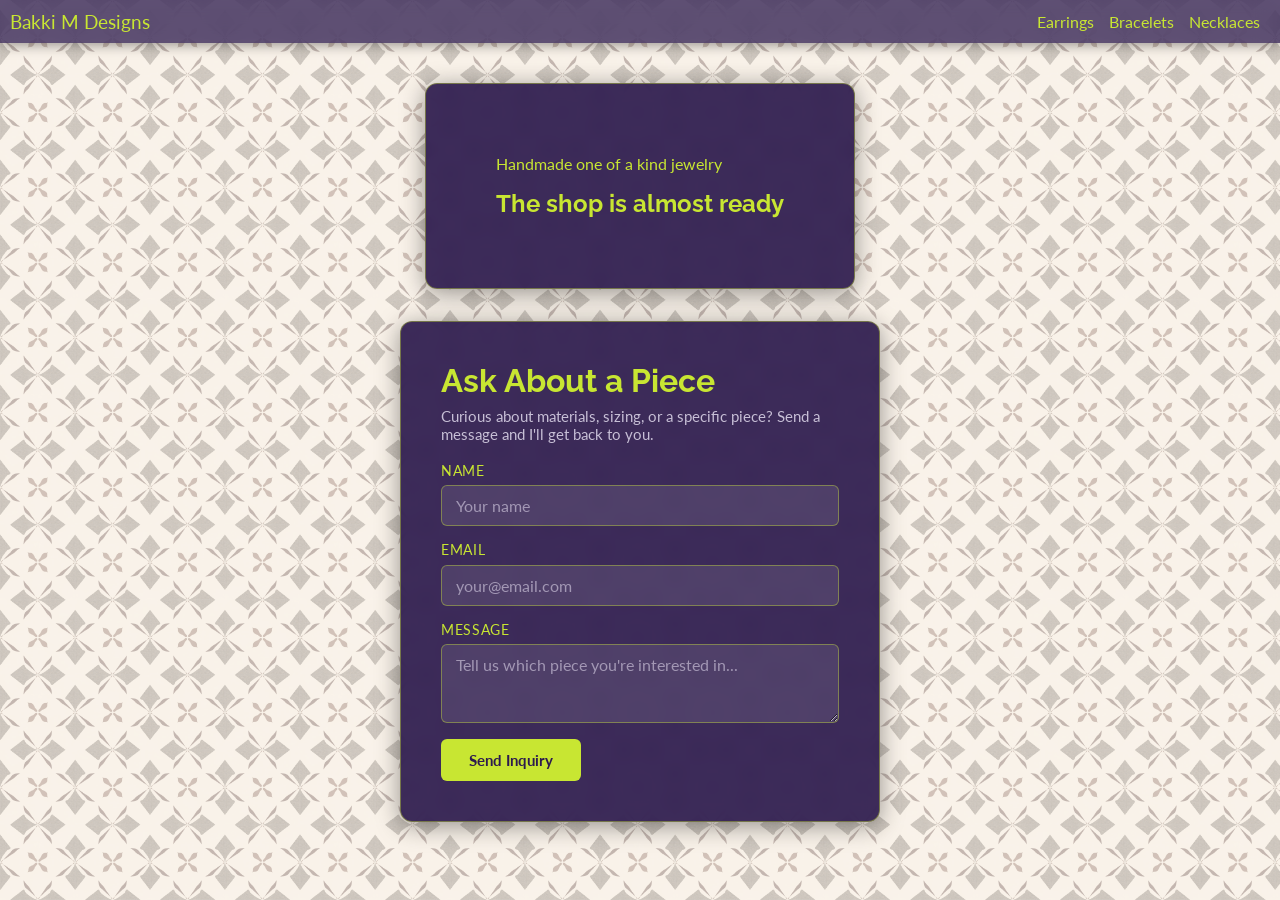
<file: index.html>
<!doctype html>
<html lang="en">
  <head>
    <meta charset="UTF-8" />
    <meta name="viewport" content="width=device-width, initial-scale=1.0" />
    <link rel="stylesheet" href="styles.css" />
    <link rel="preconnect" href="https://fonts.googleapis.com" />
    <link rel="preconnect" href="https://fonts.gstatic.com" crossorigin />
    <link
      href="https://fonts.googleapis.com/css2?family=Lato:wght@300;400;700&family=Raleway:wght@400;700&display=swap"
      rel="stylesheet"
    />
    <title>Bakki M Designs</title>
  </head>
  <body class="home">
    <header>
      <a class="nav-bakki" href="/index.html">Bakki M Designs</a>
      <nav>
        <ul>
          <li><a class="nav-link" href="/earrings.html">Earrings</a></li>
          <li><a class="nav-link" href="/bracelets.html">Bracelets</a></li>
          <li><a class="nav-link" href="/necklaces.html">Necklaces</a></li>
        </ul>
      </nav>
    </header>

    <main>
      <section class="hero">
        <p class="eyebrow">Handmade one of a kind jewelry</p>
        <h1>The shop is almost ready</h1>
      </section>

      <section class="contact">
        <div class="contact-card">
          <div class="contact-success" id="contactSuccess" hidden>
            <p>Thank you for reaching out! I'll get back to you soon.</p>
          </div>
          <div id="contactContent">
            <h2>Ask About a Piece</h2>
            <p class="contact-subtitle">
              Curious about materials, sizing, or a specific piece? Send a
              message and I'll get back to you.
            </p>
            <form
              class="contact-form"
              id="contactForm"
              name="contact"
              method="POST"
              data-netlify="true"
              netlify-honeypot="bot-field"
            >
              <input type="hidden" name="form-name" value="contact" />
              <p hidden><input name="bot-field" /></p>
              <div class="form-group">
                <label for="name">Name</label>
                <input
                  type="text"
                  id="name"
                  name="name"
                  placeholder="Your name"
                  required
                />
              </div>
              <div class="form-group">
                <label for="email">Email</label>
                <input
                  type="email"
                  id="email"
                  name="email"
                  placeholder="your@email.com"
                  required
                />
              </div>
              <div class="form-group">
                <label for="message">Message</label>
                <textarea
                  id="message"
                  name="message"
                  rows="3"
                  placeholder="Tell us which piece you're interested in..."
                ></textarea>
              </div>
              <button type="submit" class="contact-submit">Send Inquiry</button>
            </form>
          </div>
        </div>
      </section>
    </main>
    <script>
      document
        .getElementById("contactForm")
        .addEventListener("submit", function (e) {
          e.preventDefault();
          const form = e.target;
          fetch("/", {
            method: "POST",
            headers: { "Content-Type": "application/x-www-form-urlencoded" },
            body: new URLSearchParams(new FormData(form)).toString(),
          })
            .then(function (res) {
              if (res.ok) {
                document.getElementById("contactContent").hidden = true;
                document.getElementById("contactSuccess").hidden = false;
              } else {
                alert("Something went wrong. Please try again.");
              }
            })
            .catch(function () {
              alert("Something went wrong. Please try again.");
            });
        });
    </script>
  </body>
</html>
</file>
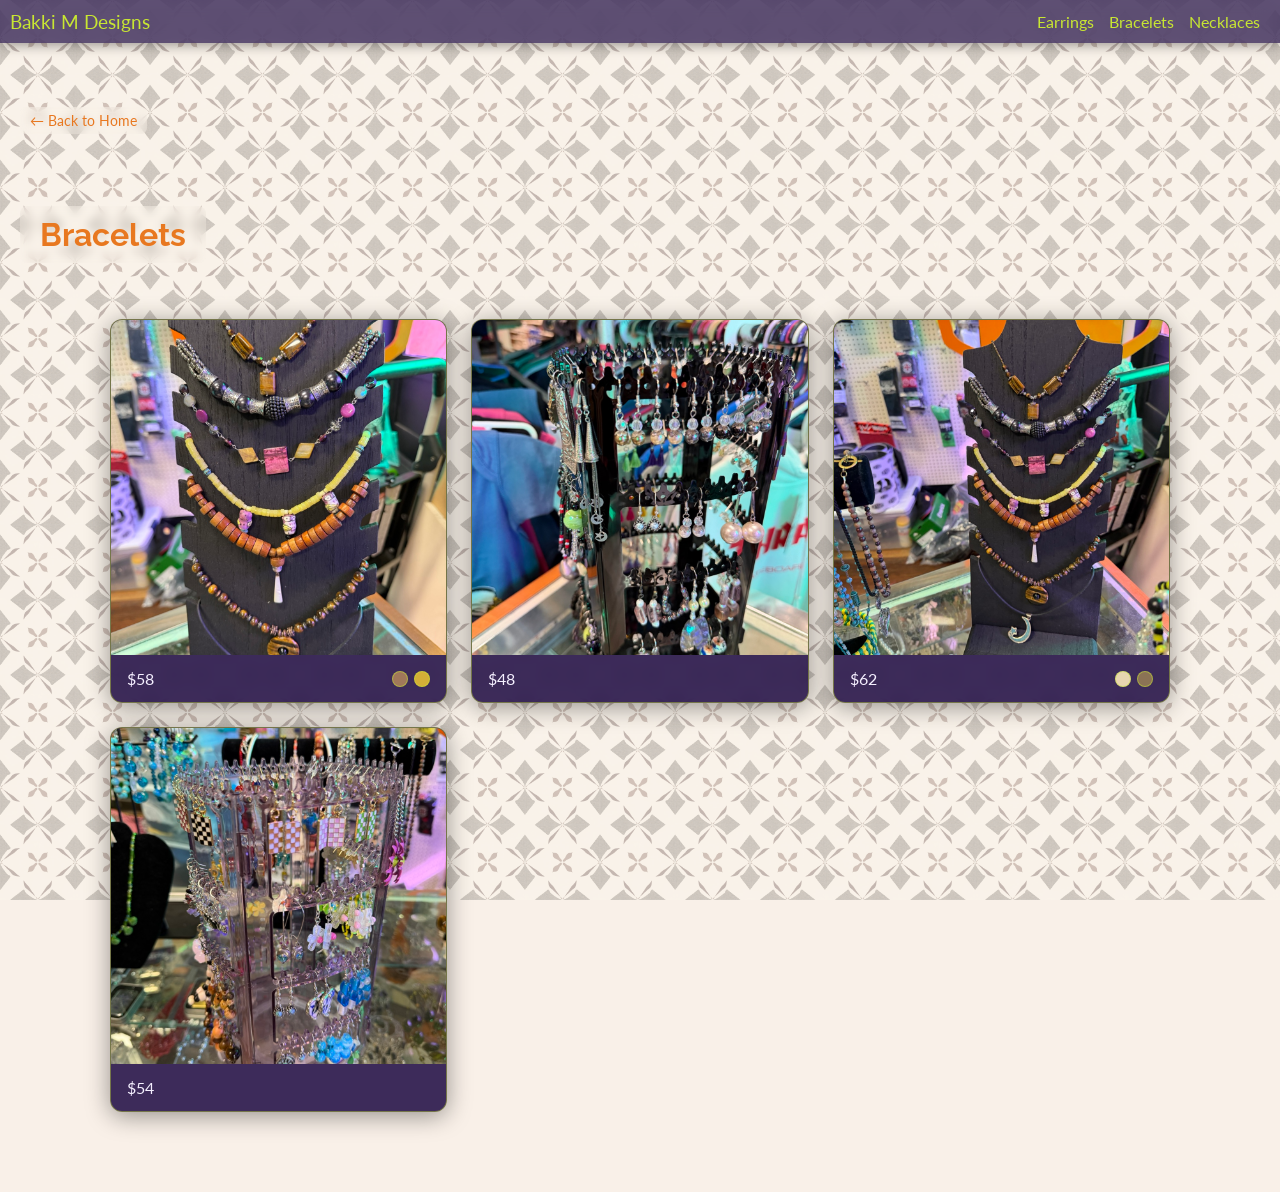
<file: bracelets.html>
<!doctype html>
<html lang="en">
  <head>
    <meta charset="UTF-8" />
    <meta name="viewport" content="width=device-width, initial-scale=1.0" />
    <link rel="stylesheet" href="styles.css" />
    <link rel="preconnect" href="https://fonts.googleapis.com" />
    <link rel="preconnect" href="https://fonts.gstatic.com" crossorigin />
    <link
      href="https://fonts.googleapis.com/css2?family=Lato:wght@300;400;700&family=Raleway:wght@400;700&display=swap"
      rel="stylesheet"
    />
    <title>Bracelets — Bakki M Designs</title>
  </head>
  <body class="product-page">
    <header>
      <a class="nav-bakki" href="/index.html">Bakki M Designs</a>
      <nav>
        <ul>
          <li><a class="nav-link" href="/earrings.html">Earrings</a></li>
          <li><a class="nav-link" href="/bracelets.html">Bracelets</a></li>
          <li><a class="nav-link" href="/necklaces.html">Necklaces</a></li>
        </ul>
      </nav>
    </header>

    <main>
      <a class="back-link" href="/index.html">← Back to Home</a>
      <h1 class="page-heading">Bracelets</h1>
      <div class="product-grid">

        <div class="product-card">
          <img src="images/9FE56D56-785E-4A4B-8B5D-2BBD532E5512.JPG" alt="Bracelet" class="product-img" />
          <div class="product-info">
            <p class="product-price">$58</p>
            <div class="color-options">
              <button class="color-swatch" style="background: #a0785a;" aria-label="Brown"></button>
              <button class="color-swatch" style="background: #d4af37;" aria-label="Gold"></button>
            </div>
          </div>
        </div>

        <div class="product-card">
          <img src="images/B3C0B6FE-2557-4C50-B031-E194AE8731D8.JPG" alt="Bracelet" class="product-img" />
          <div class="product-info">
            <p class="product-price">$48</p>
          </div>
        </div>

        <div class="product-card">
          <img src="images/BB106949-2876-4817-882C-947F2255DA21.JPG" alt="Bracelet" class="product-img" />
          <div class="product-info">
            <p class="product-price">$62</p>
            <div class="color-options">
              <button class="color-swatch" style="background: #e8d5b0;" aria-label="Cream"></button>
              <button class="color-swatch" style="background: #8b7355;" aria-label="Khaki"></button>
            </div>
          </div>
        </div>

        <div class="product-card">
          <img src="images/8233DD50-D34E-4222-9F0C-A317A466DE8D.JPG" alt="Bracelet" class="product-img" />
          <div class="product-info">
            <p class="product-price">$54</p>
          </div>
        </div>

      </div>
    </main>
  </body>
</html>
</file>
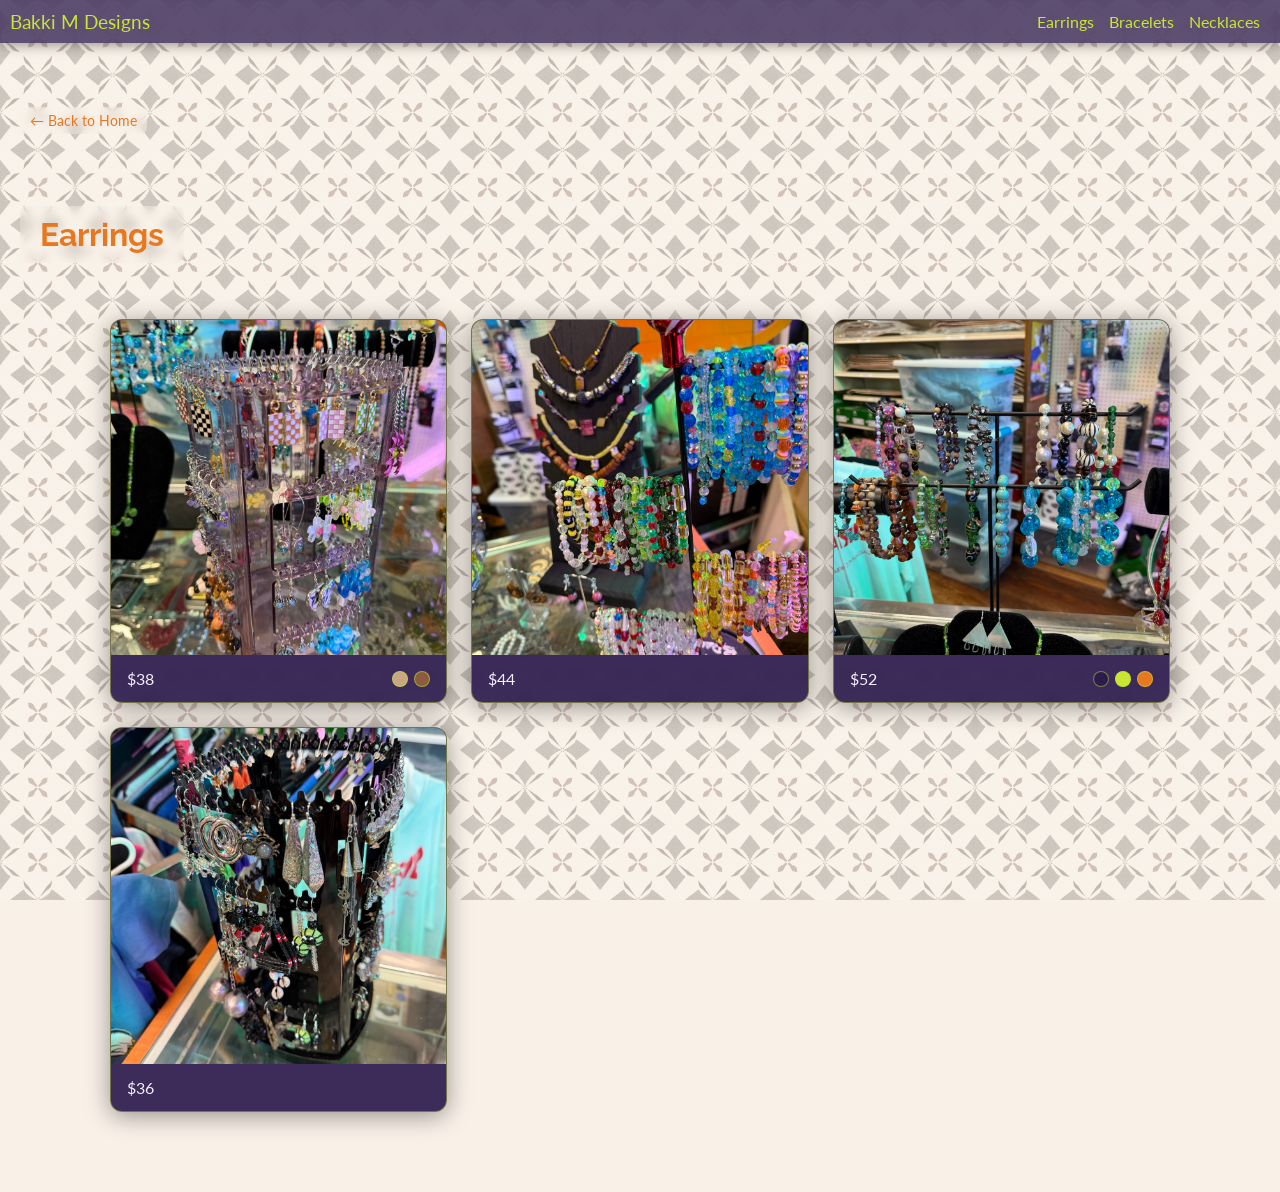
<file: earrings.html>
<!doctype html>
<html lang="en">
  <head>
    <meta charset="UTF-8" />
    <meta name="viewport" content="width=device-width, initial-scale=1.0" />
    <link rel="stylesheet" href="styles.css" />
    <link rel="preconnect" href="https://fonts.googleapis.com" />
    <link rel="preconnect" href="https://fonts.gstatic.com" crossorigin />
    <link
      href="https://fonts.googleapis.com/css2?family=Lato:wght@300;400;700&family=Raleway:wght@400;700&display=swap"
      rel="stylesheet"
    />
    <title>Earrings — Bakki M Designs</title>
  </head>
  <body class="product-page">
    <header>
      <a class="nav-bakki" href="/index.html">Bakki M Designs</a>
      <nav>
        <ul>
          <li><a class="nav-link" href="/earrings.html">Earrings</a></li>
          <li><a class="nav-link" href="/bracelets.html">Bracelets</a></li>
          <li><a class="nav-link" href="/necklaces.html">Necklaces</a></li>
        </ul>
      </nav>
    </header>

    <main>
      <a class="back-link" href="/index.html">← Back to Home</a>
      <h1 class="page-heading">Earrings</h1>
      <div class="product-grid">

        <div class="product-card">
          <img src="images/8233DD50-D34E-4222-9F0C-A317A466DE8D.JPG" alt="Earrings" class="product-img" />
          <div class="product-info">
            <p class="product-price">$38</p>
            <div class="color-options">
              <button class="color-swatch" style="background: #c8a882;" aria-label="Sand"></button>
              <button class="color-swatch" style="background: #8b5c3e;" aria-label="Terracotta"></button>
            </div>
          </div>
        </div>

        <div class="product-card">
          <img src="images/83C60491-4A09-42C4-9785-87658B6B7FB7.JPG" alt="Earrings" class="product-img" />
          <div class="product-info">
            <p class="product-price">$44</p>
          </div>
        </div>

        <div class="product-card">
          <img src="images/9E75EA7D-A8D9-4E2D-BBA3-B086F2F8D340.JPG" alt="Earrings" class="product-img" />
          <div class="product-info">
            <p class="product-price">$52</p>
            <div class="color-options">
              <button class="color-swatch" style="background: #2d1b4e;" aria-label="Deep Purple"></button>
              <button class="color-swatch" style="background: #c8e632;" aria-label="Lime"></button>
              <button class="color-swatch" style="background: #e87820;" aria-label="Orange"></button>
            </div>
          </div>
        </div>

        <div class="product-card">
          <img src="images/8D734A14-3562-4F82-B124-4803854CE219.JPG" alt="Earrings" class="product-img" />
          <div class="product-info">
            <p class="product-price">$36</p>
          </div>
        </div>

      </div>
    </main>
  </body>
</html>
</file>
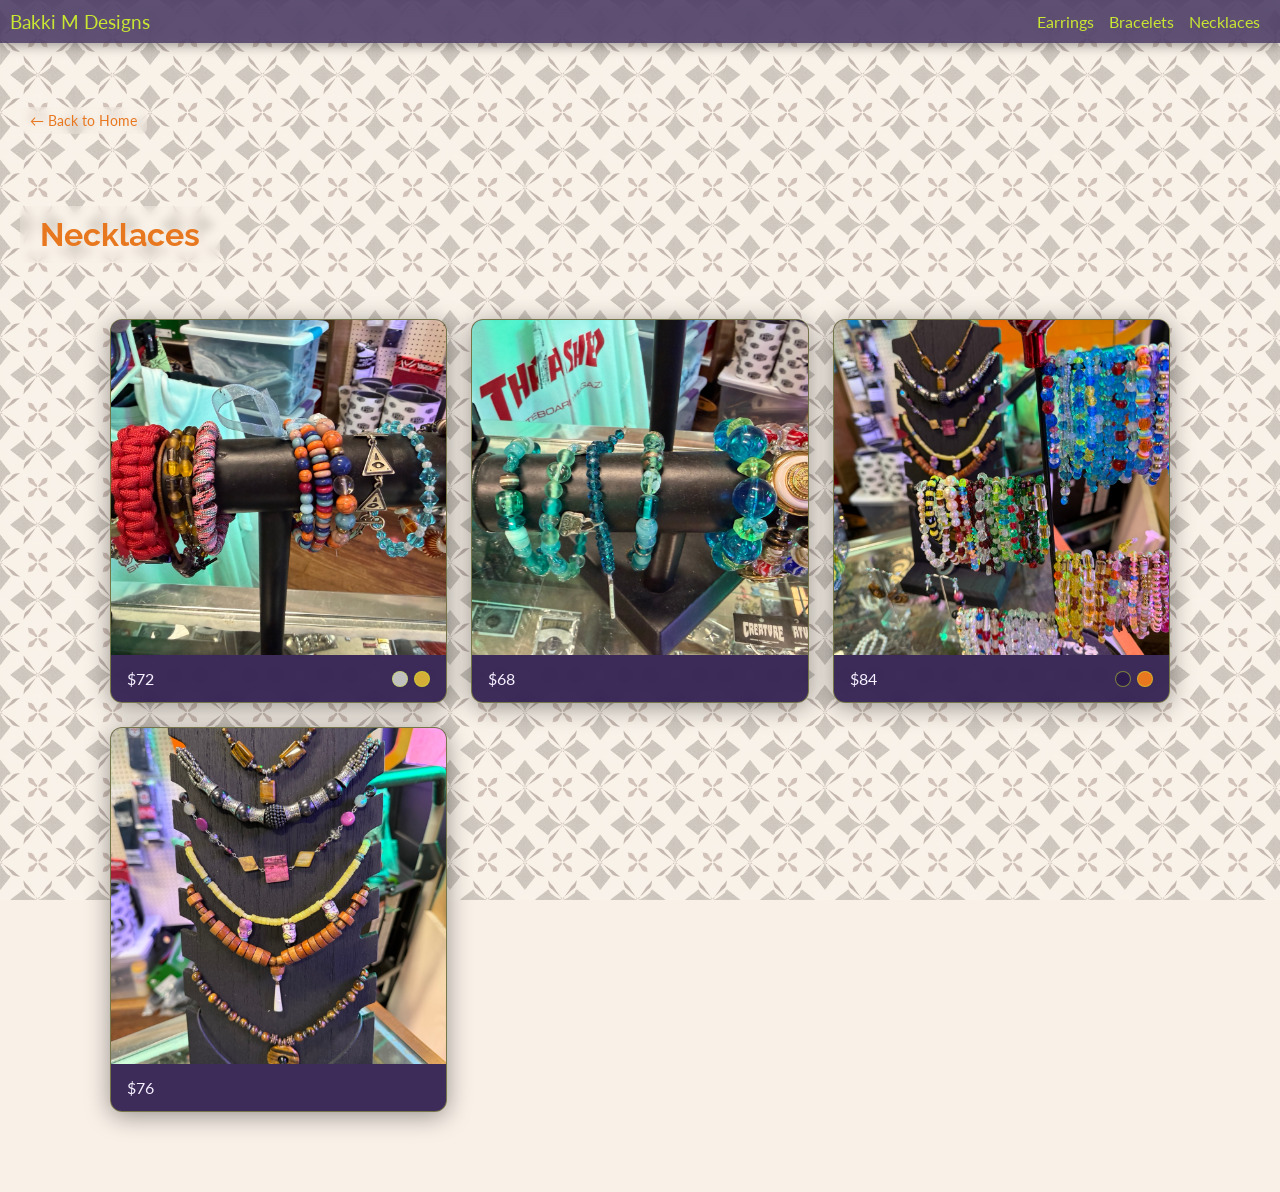
<file: necklaces.html>
<!doctype html>
<html lang="en">
  <head>
    <meta charset="UTF-8" />
    <meta name="viewport" content="width=device-width, initial-scale=1.0" />
    <link rel="stylesheet" href="styles.css" />
    <link rel="preconnect" href="https://fonts.googleapis.com" />
    <link rel="preconnect" href="https://fonts.gstatic.com" crossorigin />
    <link
      href="https://fonts.googleapis.com/css2?family=Lato:wght@300;400;700&family=Raleway:wght@400;700&display=swap"
      rel="stylesheet"
    />
    <title>Necklaces — Bakki M Designs</title>
  </head>
  <body class="product-page">
    <header>
      <a class="nav-bakki" href="/index.html">Bakki M Designs</a>
      <nav>
        <ul>
          <li><a class="nav-link" href="/earrings.html">Earrings</a></li>
          <li><a class="nav-link" href="/bracelets.html">Bracelets</a></li>
          <li><a class="nav-link" href="/necklaces.html">Necklaces</a></li>
        </ul>
      </nav>
    </header>

    <main>
      <a class="back-link" href="/index.html">← Back to Home</a>
      <h1 class="page-heading">Necklaces</h1>
      <div class="product-grid">

        <div class="product-card">
          <img src="images/E6895C31-D089-4C58-B8AF-A1C7FA28C7BF.JPG" alt="Necklace" class="product-img" />
          <div class="product-info">
            <p class="product-price">$72</p>
            <div class="color-options">
              <button class="color-swatch" style="background: #c0c0c0;" aria-label="Silver"></button>
              <button class="color-swatch" style="background: #d4af37;" aria-label="Gold"></button>
            </div>
          </div>
        </div>

        <div class="product-card">
          <img src="images/F0590492-B0B9-4FA9-85E4-7B7744FA9002.JPG" alt="Necklace" class="product-img" />
          <div class="product-info">
            <p class="product-price">$68</p>
          </div>
        </div>

        <div class="product-card">
          <img src="images/83C60491-4A09-42C4-9785-87658B6B7FB7.JPG" alt="Necklace" class="product-img" />
          <div class="product-info">
            <p class="product-price">$84</p>
            <div class="color-options">
              <button class="color-swatch" style="background: #2d1b4e;" aria-label="Purple"></button>
              <button class="color-swatch" style="background: #e87820;" aria-label="Orange"></button>
            </div>
          </div>
        </div>

        <div class="product-card">
          <img src="images/9FE56D56-785E-4A4B-8B5D-2BBD532E5512.JPG" alt="Necklace" class="product-img" />
          <div class="product-info">
            <p class="product-price">$76</p>
          </div>
        </div>

      </div>
    </main>
  </body>
</html>
</file>
<file: styles.css>
:root {
  --color-background: #2d1b4e;
  --color-accent-green: #c8e632;
  --color-accent-orange: #e87820;
  --color-text: #f5f0ff;
  --font-text: lato;
  --font-heading: Raleway;
}

* {
  box-sizing: border-box;
  margin: 0;
}

body {
  display: flex;
  flex-direction: column;
  min-height: 100vh;
  background-color: #f9f0e8;
  position: relative;
}

/* Shared houndstooth ground for the whole site */
body::before {
  content: "";
  position: fixed;
  inset: 0;
  z-index: 0;
  background-image: url("images/muted-houndstooth-bg.jpg");
  background-repeat: repeat;
  background-size: 300px;
  opacity: 0.25;
  pointer-events: none;
}

/* Navigation */

header {
  background-color: rgba(45, 27, 78, 0.75);
  backdrop-filter: blur(12px);
  -webkit-backdrop-filter: blur(12px);
  box-shadow: 0 2px 12px rgba(0, 0, 0, 0.4);
  display: flex;
  align-items: center;
  position: sticky;
  top: 0;
  z-index: 100;
}

.nav-bakki {
  color: var(--color-accent-green);
  font-family: var(--font-text);
  font-size: 1.2rem;
  padding: 10px;
  text-decoration: none;
  transition: opacity 0.25s ease;
}

.nav-bakki:hover {
  opacity: 0.6;
}

nav {
  margin-left: auto;
}

nav ul {
  display: flex;
  gap: 15px;
  margin: 10px 20px;
  padding: 0;
  list-style: none;
}

.nav-link {
  text-decoration: none;
  color: var(--color-accent-green);
  font-family: var(--font-text);
  position: relative;
}

.nav-link::after {
  content: "";
  position: absolute;
  bottom: -2px;
  left: 0;
  width: 0;
  height: 1px;
  background-color: var(--color-accent-orange);
  transition: width 0.4s ease;
}

.nav-link:hover::after {
  width: 100%;
}

/* Hero */

main {
  flex: 1;
  display: flex;
  flex-direction: column;
  align-items: center;
  padding: 40px 20px;
  gap: 2rem;
  position: relative;
  z-index: 1;
}

.eyebrow {
  font-family: var(--font-text);
  margin-bottom: 1rem;
}

.hero {
  background-color: rgba(45, 27, 78, 0.92);
  backdrop-filter: blur(8px);
  -webkit-backdrop-filter: blur(8px);
  border: 1px solid rgba(200, 230, 50, 0.4);
  box-shadow: 0 4px 24px rgba(0, 0, 0, 0.4);
  color: var(--color-accent-green);
  padding: 70px;
  border-radius: 12px;
}

h1 {
  font-family: var(--font-heading);
}

/* Contact */

.contact {
  width: 100%;
  display: flex;
  justify-content: center;
}

.contact-card {
  background-color: rgba(45, 27, 78, 0.92);
  backdrop-filter: blur(8px);
  -webkit-backdrop-filter: blur(8px);
  border: 1px solid rgba(200, 230, 50, 0.4);
  box-shadow: 0 4px 24px rgba(0, 0, 0, 0.4);
  border-radius: 12px;
  padding: 40px;
  width: 100%;
  max-width: 480px;
  color: var(--color-text);
}

.contact-card h2 {
  font-family: var(--font-heading);
  color: var(--color-accent-green);
  font-size: 2rem;
  margin-bottom: 0.5rem;
}

.contact-subtitle {
  font-family: var(--font-text);
  font-size: 0.95rem;
  opacity: 0.75;
  margin-bottom: 1.25rem;
}

.contact-success {
  font-family: var(--font-text);
  font-size: 1rem;
  opacity: 0.85;
  padding: 1rem 0;
}

.contact-form {
  display: flex;
  flex-direction: column;
  gap: 1rem;
}

.form-group {
  display: flex;
  flex-direction: column;
  gap: 0.4rem;
}

.form-group label {
  font-family: var(--font-text);
  font-size: 0.85rem;
  color: var(--color-accent-green);
  letter-spacing: 0.05em;
  text-transform: uppercase;
}

.form-group input,
.form-group textarea {
  background-color: rgba(255, 255, 255, 0.1);
  border: 1px solid rgba(200, 230, 50, 0.4);
  border-radius: 6px;
  color: var(--color-text);
  font-family: var(--font-text);
  font-size: 1rem;
  padding: 10px 14px;
  outline: none;
  transition: border-color 0.3s ease;
  resize: vertical;
}

.form-group input::placeholder,
.form-group textarea::placeholder {
  color: rgba(245, 240, 255, 0.5);
}

.form-group input:focus,
.form-group textarea:focus {
  border-color: var(--color-accent-green);
}

.contact-submit {
  align-self: flex-start;
  background-color: var(--color-accent-green);
  border: none;
  border-radius: 6px;
  color: var(--color-background);
  cursor: pointer;
  font-family: var(--font-text);
  font-size: 0.95rem;
  font-weight: 700;
  padding: 12px 28px;
  transition:
    background-color 0.3s ease,
    transform 0.15s ease;
}

.contact-submit:hover {
  background-color: var(--color-accent-orange);
  transform: translateY(-1px);
}

@media (max-width: 600px) {
  header {
    flex-direction: column;
    align-items: center;
  }

  nav {
    margin: auto;
  }

  nav ul {
    flex-direction: column;
    align-items: center;
  }

  .contact-card {
    padding: 24px 20px;
  }

  .contact-submit {
    align-self: stretch;
  }
}

/* Product pages */

.back-link {
  font-family: var(--font-text);
  font-size: 0.9rem;
  color: var(--color-accent-orange);
  text-decoration: none;
  margin-top: 24px;
  padding: 5px 10px;
  display: inline-block;
  align-self: flex-start;
  background-color: rgba(249, 240, 232, 0.3);
  backdrop-filter: blur(4px);
  -webkit-backdrop-filter: blur(4px);
  border-radius: 6px;
  transition:
    background-color 0.25s ease,
    color 0.25s ease;
}

.back-link:hover {
  background-color: var(--color-accent-orange);
  color: #f9f0e8;
}

.page-heading {
  font-family: var(--font-heading);
  color: var(--color-accent-orange);
  font-size: 2rem;
  margin-top: 40px;
  padding: 10px 20px;
  width: fit-content;
  align-self: flex-start;
  background-color: rgba(249, 240, 232, 0.3);
  backdrop-filter: blur(4px);
  -webkit-backdrop-filter: blur(4px);
  border-radius: 8px;
}

.product-grid {
  display: grid;
  grid-template-columns: repeat(3, 1fr);
  gap: 1.5rem;
  width: 100%;
  max-width: 1100px;
  padding: 24px 20px 40px;
}

.product-card {
  background-color: rgba(45, 27, 78, 0.92);
  backdrop-filter: blur(8px);
  -webkit-backdrop-filter: blur(8px);
  border: 1px solid rgba(200, 230, 50, 0.4);
  box-shadow: 0 4px 24px rgba(0, 0, 0, 0.4);
  border-radius: 12px;
  overflow: hidden;
}

.product-img {
  width: 100%;
  aspect-ratio: 1 / 1;
  object-fit: cover;
  display: block;
}

.product-info {
  padding: 14px 16px;
  display: flex;
  align-items: center;
  justify-content: space-between;
}

.product-price {
  font-family: var(--font-text);
  color: var(--color-text);
  font-size: 1rem;
}

.color-options {
  display: flex;
  gap: 6px;
}

.color-swatch {
  width: 16px;
  height: 16px;
  border-radius: 50%;
  border: 1.5px solid rgba(200, 230, 50, 0.5);
  cursor: pointer;
  padding: 0;
  transition:
    border-color 0.2s ease,
    transform 0.15s ease;
}

.color-swatch:hover {
  border-color: var(--color-accent-green);
  transform: scale(1.2);
}

@media (max-width: 800px) {
  .product-grid {
    grid-template-columns: repeat(2, 1fr);
  }
}

@media (max-width: 480px) {
  .product-grid {
    grid-template-columns: 1fr;
  }
}
</file>
